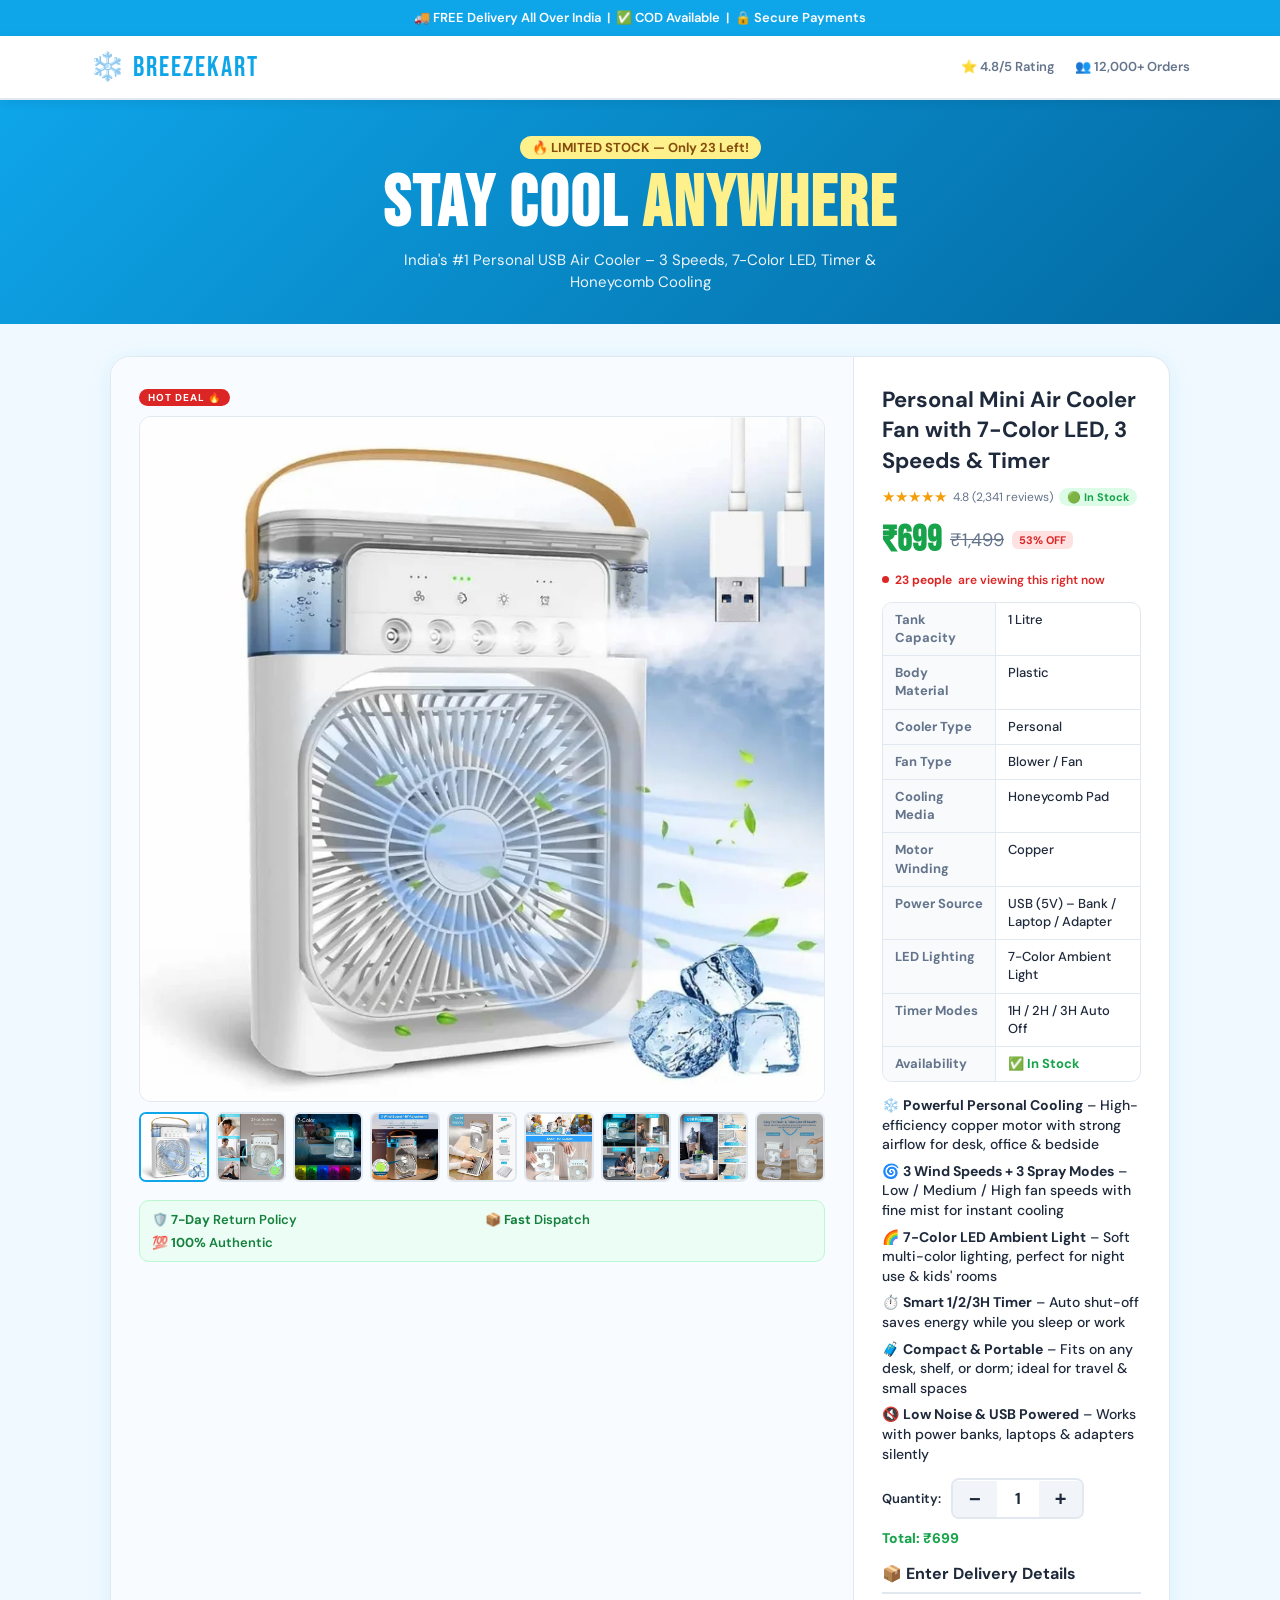
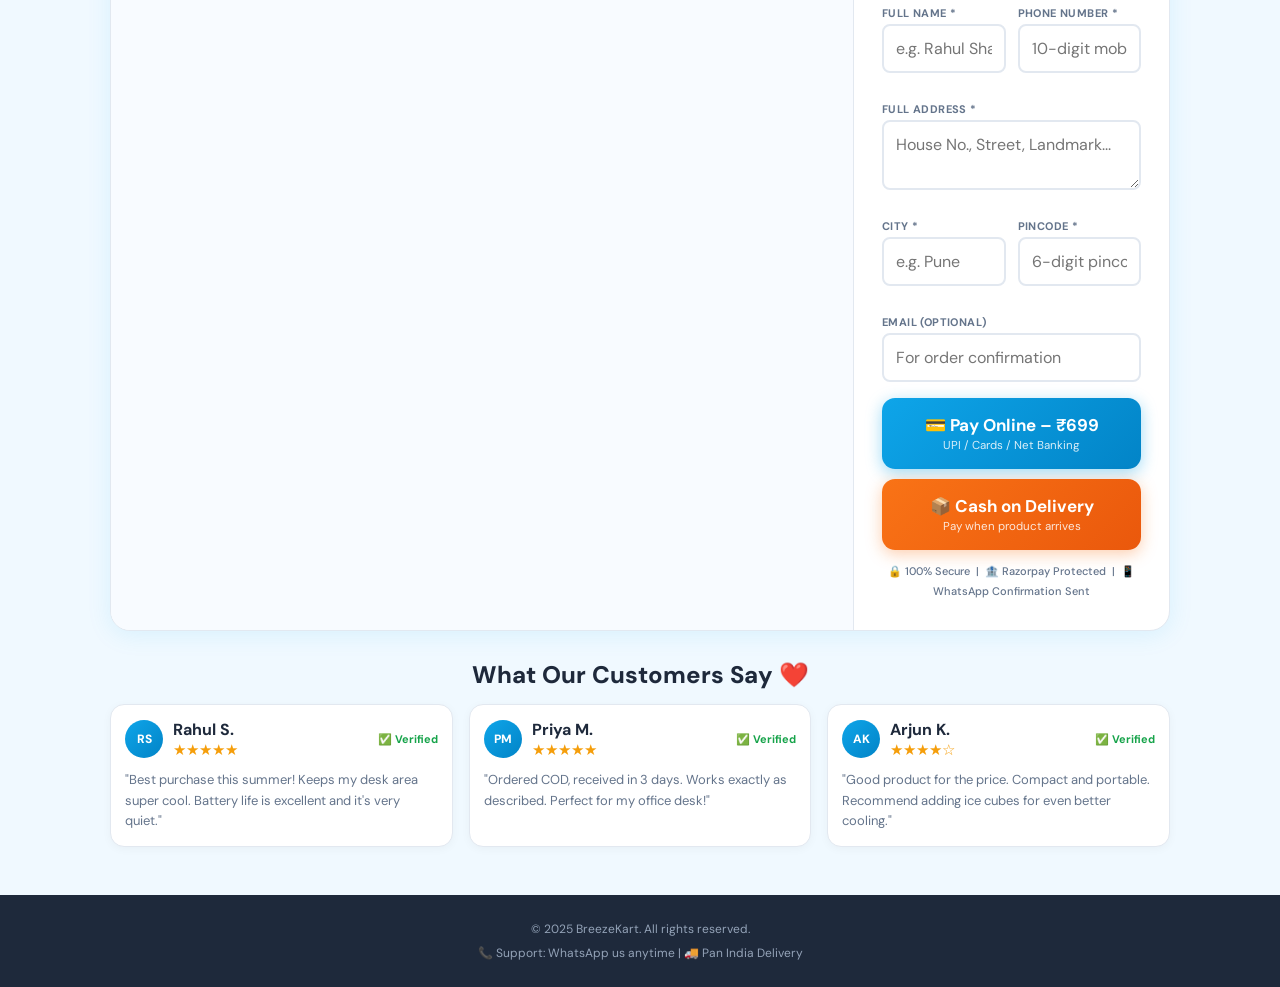
<file: index.html>
<!DOCTYPE html>
<html lang="en">
<head>
  <meta charset="UTF-8">
  <meta name="viewport" content="width=device-width, initial-scale=1.0">
  <title>BreezeKart – Personal Mini Air Cooler with LED & Timer</title>
  <link rel="preconnect" href="https://fonts.googleapis.com">
  <link href="https://fonts.googleapis.com/css2?family=Bebas+Neue&family=DM+Sans:wght@400;500;600;700&display=swap" rel="stylesheet">
  <script src="https://checkout.razorpay.com/v1/checkout.js"></script>
  <link rel="stylesheet" href="style.css">
</head>
<body>

<!-- TOP BAR -->
<div class="topbar">🚚 FREE Delivery All Over India &nbsp;|&nbsp; ✅ COD Available &nbsp;|&nbsp; 🔒 Secure Payments</div>

<!-- HEADER -->
<header>
  <div class="header-inner">
    <div class="logo">❄️ BreezeKart</div>
    <div class="trust-badges">
      <span>⭐ 4.8/5 Rating</span>
      <span>👥 12,000+ Orders</span>
    </div>
  </div>
</header>

<!-- HERO SECTION -->
<section class="hero">
  <div class="hero-label">🔥 LIMITED STOCK — Only 23 Left!</div>
  <h1>Stay Cool <span>Anywhere</span></h1>
  <p class="hero-sub">India's #1 Personal USB Air Cooler – 3 Speeds, 7-Color LED, Timer & Honeycomb Cooling</p>
</section>

<!-- MAIN CONTENT -->
<div class="container">
  <div class="product-card">

    <!-- LEFT: IMAGE & GALLERY -->
    <div class="product-left">
      <div class="badge-hot">HOT DEAL 🔥</div>
      <div class="main-img-wrap">
        <img id="mainImg" src="main.webp" alt="Mini Air Cooler – Main" class="main-img">
      </div>
      <div class="thumbnails">
        <img src="main.webp" onclick="switchImg(this)" class="thumb active" alt="Main Product">
        <img src="img5.webp" onclick="switchImg(this)" class="thumb" alt="3 Fan Speeds">
        <img src="img6.webp" onclick="switchImg(this)" class="thumb" alt="7-Color LED">
        <img src="img7.webp" onclick="switchImg(this)" class="thumb" alt="3 Wind Speeds 60° Adjustment">
        <img src="img1.webp" onclick="switchImg(this)" class="thumb" alt="Power Supply Options">
        <img src="img4.webp" onclick="switchImg(this)" class="thumb" alt="Easy to Clean">
        <img src="img8.webp" onclick="switchImg(this)" class="thumb" alt="Use Anywhere">
        <img src="img3.webp" onclick="switchImg(this)" class="thumb" alt="USB Powered">
        <img src="img2.webp" onclick="switchImg(this)" class="thumb" alt="Clean & Maintain">
      </div>
      <div class="guarantee-box">
        <div class="guarantee-item">🛡️ <strong>7-Day</strong> Return Policy</div>
        <div class="guarantee-item">📦 <strong>Fast</strong> Dispatch</div>
        <div class="guarantee-item">💯 <strong>100%</strong> Authentic</div>
      </div>
    </div>

    <!-- RIGHT: PRODUCT INFO + FORM -->
    <div class="product-right">
      <h2 class="product-title">Personal Mini Air Cooler Fan with 7-Color LED, 3 Speeds & Timer</h2>

      <div class="rating-row">
        <span class="stars">★★★★★</span>
        <span class="rating-count">4.8 (2,341 reviews)</span>
        <span class="stock-badge">🟢 In Stock</span>
      </div>

      <div class="price-block">
        <span class="price-current">₹699</span>
        <span class="price-old">₹1,499</span>
        <span class="price-off">53% OFF</span>
      </div>

      <div class="urgency">
        <span class="dot"></span> <strong>23 people</strong> are viewing this right now
      </div>

      <!-- SPECS TABLE -->
      <div class="specs-table">
        <div class="spec-row"><span class="spec-key">Tank Capacity</span><span class="spec-val">1 Litre</span></div>
        <div class="spec-row"><span class="spec-key">Body Material</span><span class="spec-val">Plastic</span></div>
        <div class="spec-row"><span class="spec-key">Cooler Type</span><span class="spec-val">Personal</span></div>
        <div class="spec-row"><span class="spec-key">Fan Type</span><span class="spec-val">Blower / Fan</span></div>
        <div class="spec-row"><span class="spec-key">Cooling Media</span><span class="spec-val">Honeycomb Pad</span></div>
        <div class="spec-row"><span class="spec-key">Motor Winding</span><span class="spec-val">Copper</span></div>
        <div class="spec-row"><span class="spec-key">Power Source</span><span class="spec-val">USB (5V) – Bank / Laptop / Adapter</span></div>
        <div class="spec-row"><span class="spec-key">LED Lighting</span><span class="spec-val">7-Color Ambient Light</span></div>
        <div class="spec-row"><span class="spec-key">Timer Modes</span><span class="spec-val">1H / 2H / 3H Auto Off</span></div>
        <div class="spec-row"><span class="spec-key">Availability</span><span class="spec-val" style="color:#16a34a;font-weight:700;">✅ In Stock</span></div>
      </div>

      <ul class="features">
        <li>❄️ <strong>Powerful Personal Cooling</strong> – High-efficiency copper motor with strong airflow for desk, office &amp; bedside</li>
        <li>🌀 <strong>3 Wind Speeds + 3 Spray Modes</strong> – Low / Medium / High fan speeds with fine mist for instant cooling</li>
        <li>🌈 <strong>7-Color LED Ambient Light</strong> – Soft multi-color lighting, perfect for night use &amp; kids' rooms</li>
        <li>⏱️ <strong>Smart 1/2/3H Timer</strong> – Auto shut-off saves energy while you sleep or work</li>
        <li>🧳 <strong>Compact &amp; Portable</strong> – Fits on any desk, shelf, or dorm; ideal for travel &amp; small spaces</li>
        <li>🔇 <strong>Low Noise &amp; USB Powered</strong> – Works with power banks, laptops &amp; adapters silently</li>
      </ul>

      <div class="qty-row">
        <label>Quantity:</label>
        <div class="qty-control">
          <button type="button" onclick="changeQty(-1)">−</button>
          <span id="qtyDisplay">1</span>
          <button type="button" onclick="changeQty(1)">+</button>
        </div>
        <span id="totalPrice" class="total-price">Total: ₹699</span>
      </div>

      <div class="form-section">
        <h3>📦 Enter Delivery Details</h3>

        <div class="form-row">
          <div class="form-group">
            <label for="name">Full Name *</label>
            <input type="text" id="name" placeholder="e.g. Rahul Sharma" autocomplete="name">
            <span class="err" id="err-name"></span>
          </div>
          <div class="form-group">
            <label for="phone">Phone Number *</label>
            <input type="tel" id="phone" placeholder="10-digit mobile number" maxlength="10" autocomplete="tel">
            <span class="err" id="err-phone"></span>
          </div>
        </div>

        <div class="form-group">
          <label for="address">Full Address *</label>
          <textarea id="address" placeholder="House No., Street, Landmark..." rows="2" autocomplete="street-address"></textarea>
          <span class="err" id="err-address"></span>
        </div>

        <div class="form-row">
          <div class="form-group">
            <label for="city">City *</label>
            <input type="text" id="city" placeholder="e.g. Pune" autocomplete="address-level2">
            <span class="err" id="err-city"></span>
          </div>
          <div class="form-group">
            <label for="pincode">Pincode *</label>
            <input type="text" id="pincode" placeholder="6-digit pincode" maxlength="6" autocomplete="postal-code">
            <span class="err" id="err-pincode"></span>
          </div>
        </div>

        <div class="form-group">
          <label for="email">Email (Optional)</label>
          <input type="email" id="email" placeholder="For order confirmation" autocomplete="email">
        </div>
      </div>

      <div class="cta-buttons">
        <button class="btn-pay" onclick="payOnline()">
          <span>💳 Pay Online – ₹699</span>
          <small>UPI / Cards / Net Banking</small>
        </button>
        <button class="btn-cod" onclick="cashOnDelivery()">
          <span>📦 Cash on Delivery</span>
          <small>Pay when product arrives</small>
        </button>
      </div>

      <div class="security-row">
        🔒 100% Secure &nbsp;|&nbsp; 🏦 Razorpay Protected &nbsp;|&nbsp; 📱 WhatsApp Confirmation Sent
      </div>
    </div>

  </div>

  <!-- REVIEWS -->
  <div class="reviews-section">
    <h2 class="section-title">What Our Customers Say ❤️</h2>
    <div class="reviews-grid">
      <div class="review-card">
        <div class="reviewer-top">
          <span class="avatar">RS</span>
          <div>
            <strong>Rahul S.</strong>
            <div class="stars">★★★★★</div>
          </div>
          <span class="verified">✅ Verified</span>
        </div>
        <p>"Best purchase this summer! Keeps my desk area super cool. Battery life is excellent and it's very quiet."</p>
      </div>
      <div class="review-card">
        <div class="reviewer-top">
          <span class="avatar">PM</span>
          <div>
            <strong>Priya M.</strong>
            <div class="stars">★★★★★</div>
          </div>
          <span class="verified">✅ Verified</span>
        </div>
        <p>"Ordered COD, received in 3 days. Works exactly as described. Perfect for my office desk!"</p>
      </div>
      <div class="review-card">
        <div class="reviewer-top">
          <span class="avatar">AK</span>
          <div>
            <strong>Arjun K.</strong>
            <div class="stars">★★★★☆</div>
          </div>
          <span class="verified">✅ Verified</span>
        </div>
        <p>"Good product for the price. Compact and portable. Recommend adding ice cubes for even better cooling."</p>
      </div>
    </div>
  </div>

</div>

<!-- FOOTER -->
<footer>
  <p>© 2025 BreezeKart. All rights reserved.</p>
  <p>📞 Support: WhatsApp us anytime | 🚚 Pan India Delivery</p>
</footer>

<!-- ORDER MODAL -->
<div id="successModal" class="modal-overlay" style="display:none">
  <div class="modal-box">
    <div class="modal-icon">🎉</div>
    <h2>Order Placed!</h2>
    <p id="modalMsg">Your order has been received. Check your WhatsApp for confirmation!</p>
    <button onclick="closeModal()">Continue Shopping</button>
  </div>
</div>

<!-- STICKY MOBILE BUY BAR -->
<div class="mobile-sticky-bar" id="mobileStickyBar">
  <button class="sticky-cod" onclick="document.querySelector('.cta-buttons').scrollIntoView({behavior:'smooth'});setTimeout(cashOnDelivery,600)">📦 COD</button>
  <button class="sticky-pay" onclick="document.querySelector('.cta-buttons').scrollIntoView({behavior:'smooth'});setTimeout(payOnline,600)">💳 Pay Online ₹699</button>
</div>

<script src="script.js"></script>
</body>
</html>
</file>
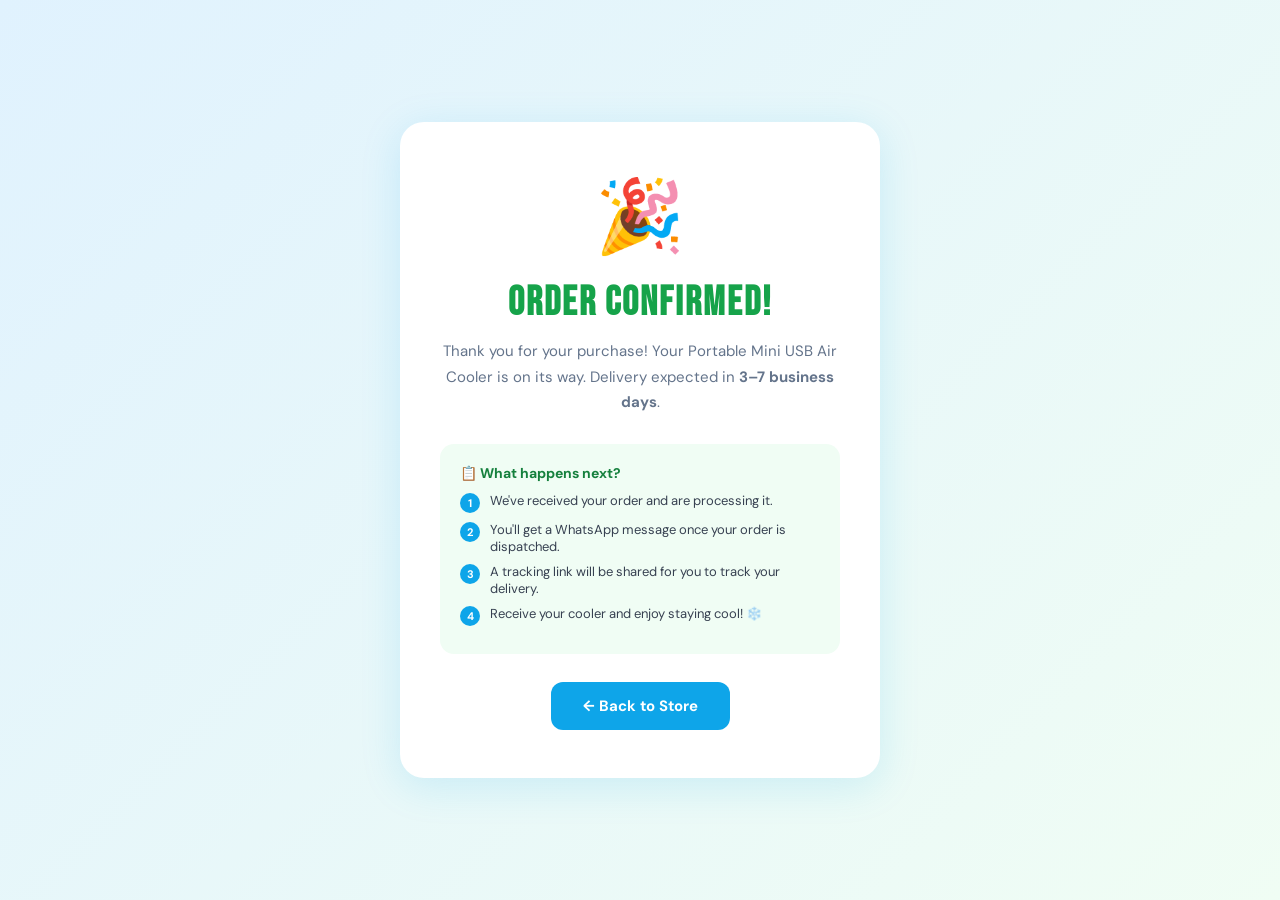
<file: success.html>
<!DOCTYPE html>
<html lang="en">
<head>
  <meta charset="UTF-8">
  <meta name="viewport" content="width=device-width, initial-scale=1.0">
  <title>Order Confirmed – BreezeKart</title>
  <link rel="preconnect" href="https://fonts.googleapis.com">
  <link href="https://fonts.googleapis.com/css2?family=Bebas+Neue&family=DM+Sans:wght@400;600;700&display=swap" rel="stylesheet">
  <style>
    *, *::before, *::after { box-sizing: border-box; margin: 0; padding: 0; }
    body {
      font-family: 'DM Sans', sans-serif;
      background: linear-gradient(135deg, #e0f2fe 0%, #f0fdf4 100%);
      min-height: 100vh;
      display: flex;
      flex-direction: column;
      align-items: center;
      justify-content: center;
      padding: 24px;
    }
    .card {
      background: white;
      border-radius: 24px;
      padding: 48px 40px;
      max-width: 480px;
      width: 100%;
      text-align: center;
      box-shadow: 0 8px 40px rgba(14,165,233,0.15);
    }
    .icon { font-size: 72px; margin-bottom: 16px; }
    h1 {
      font-family: 'Bebas Neue', sans-serif;
      font-size: 40px;
      letter-spacing: 2px;
      color: #16a34a;
      margin-bottom: 12px;
    }
    p {
      font-size: 15px;
      color: #64748b;
      line-height: 1.7;
      margin-bottom: 28px;
    }
    .steps {
      background: #f0fdf4;
      border-radius: 14px;
      padding: 20px;
      margin-bottom: 28px;
      text-align: left;
    }
    .steps h3 { font-size: 14px; color: #15803d; font-weight: 700; margin-bottom: 10px; }
    .step {
      display: flex;
      align-items: flex-start;
      gap: 10px;
      font-size: 13px;
      color: #374151;
      margin-bottom: 8px;
    }
    .step-num {
      background: #0ea5e9;
      color: white;
      width: 20px;
      height: 20px;
      border-radius: 50%;
      display: flex;
      align-items: center;
      justify-content: center;
      font-size: 11px;
      font-weight: 700;
      flex-shrink: 0;
      margin-top: 1px;
    }
    a {
      display: inline-block;
      background: #0ea5e9;
      color: white;
      text-decoration: none;
      padding: 14px 32px;
      border-radius: 12px;
      font-weight: 700;
      font-size: 15px;
      transition: background 0.2s;
    }
    a:hover { background: #0284c7; }
  </style>
</head>
<body>
  <div class="card">
    <div class="icon">🎉</div>
    <h1>Order Confirmed!</h1>
    <p>Thank you for your purchase! Your Portable Mini USB Air Cooler is on its way. Delivery expected in <strong>3–7 business days</strong>.</p>
    <div class="steps">
      <h3>📋 What happens next?</h3>
      <div class="step"><span class="step-num">1</span><span>We've received your order and are processing it.</span></div>
      <div class="step"><span class="step-num">2</span><span>You'll get a WhatsApp message once your order is dispatched.</span></div>
      <div class="step"><span class="step-num">3</span><span>A tracking link will be shared for you to track your delivery.</span></div>
      <div class="step"><span class="step-num">4</span><span>Receive your cooler and enjoy staying cool! ❄️</span></div>
    </div>
    <a href="index.html">← Back to Store</a>
  </div>
</body>
</html>
</file>
<file: style.css>
/* ============================================
   BREEZEKART – MOBILE FIRST CSS
   ============================================ */

*, *::before, *::after { box-sizing: border-box; margin: 0; padding: 0; }

:root {
  --blue: #0ea5e9;
  --blue-dark: #0284c7;
  --orange: #f97316;
  --orange-dark: #ea580c;
  --green: #16a34a;
  --red: #dc2626;
  --text: #1e293b;
  --muted: #64748b;
  --border: #e2e8f0;
  --bg: #f0f9ff;
  --white: #ffffff;
  --shadow: 0 4px 24px rgba(14,165,233,0.10);
}

html { font-size: 15px; -webkit-text-size-adjust: 100%; }

body {
  font-family: 'DM Sans', sans-serif;
  background: var(--bg);
  color: var(--text);
  min-height: 100vh;
  overflow-x: hidden;
  width: 100%;
  max-width: 100vw;
  padding-bottom: 64px;
}

/* TOPBAR */
.topbar {
  background: var(--blue);
  color: white;
  text-align: center;
  font-size: 11.5px;
  font-weight: 600;
  padding: 7px 12px;
  line-height: 1.5;
}

/* HEADER */
header {
  background: var(--white);
  border-bottom: 2px solid var(--border);
  padding: 11px 16px;
  position: sticky;
  top: 0;
  z-index: 100;
  box-shadow: 0 2px 10px rgba(0,0,0,0.07);
}
.header-inner {
  display: flex;
  justify-content: space-between;
  align-items: center;
  max-width: 1100px;
  margin: auto;
}
.logo { font-family: 'Bebas Neue', sans-serif; font-size: 24px; letter-spacing: 2px; color: var(--blue); }
.trust-badges { display: none; }

/* HERO */
.hero {
  background: linear-gradient(135deg, #0ea5e9 0%, #0369a1 100%);
  color: white;
  text-align: center;
  padding: 22px 16px 18px;
}
.hero-label {
  display: inline-block;
  background: #fef08a;
  color: #854d0e;
  font-size: 11.5px;
  font-weight: 700;
  padding: 3px 12px;
  border-radius: 20px;
  margin-bottom: 10px;
}
.hero h1 { font-family: 'Bebas Neue', sans-serif; font-size: 36px; letter-spacing: 2px; line-height: 1; margin-bottom: 8px; }
.hero h1 span { color: #fef08a; }
.hero-sub { font-size: 12.5px; opacity: 0.92; line-height: 1.5; }

/* CONTAINER */
.container { width: 100%; max-width: 1100px; margin: auto; padding: 14px 12px 40px; }

/* PRODUCT CARD */
.product-card {
  background: var(--white);
  border-radius: 16px;
  box-shadow: var(--shadow);
  overflow: hidden;
  border: 1px solid var(--border);
  display: flex;
  flex-direction: column;
}

/* LEFT */
.product-left { padding: 14px; background: #f8fbff; border-bottom: 1px solid var(--border); }
.badge-hot {
  display: inline-block;
  background: var(--red);
  color: white;
  font-size: 10px;
  font-weight: 700;
  padding: 2px 9px;
  border-radius: 20px;
  margin-bottom: 10px;
  letter-spacing: 1px;
}
.main-img-wrap {
  width: 100%;
  aspect-ratio: 1 / 1;
  border-radius: 12px;
  overflow: hidden;
  background: white;
  border: 1px solid var(--border);
  margin-bottom: 10px;
}
.main-img { width: 100%; height: 100%; object-fit: cover; object-position: center; display: block; transition: transform 0.3s; }
.main-img:hover { transform: scale(1.03); }

.thumbnails {
  display: flex;
  gap: 7px;
  overflow-x: auto;
  padding-bottom: 6px;
  scrollbar-width: thin;
  scrollbar-color: var(--blue) #e2e8f0;
  margin-bottom: 12px;
}
.thumbnails::-webkit-scrollbar { height: 3px; }
.thumbnails::-webkit-scrollbar-track { background: #e2e8f0; border-radius: 4px; }
.thumbnails::-webkit-scrollbar-thumb { background: var(--blue); border-radius: 4px; }
.thumb { width: 54px; height: 54px; object-fit: cover; border-radius: 7px; border: 2px solid var(--border); cursor: pointer; flex-shrink: 0; transition: border-color 0.2s; }
.thumb.active, .thumb:hover { border-color: var(--blue); }

.guarantee-box { display: flex; gap: 6px; flex-wrap: wrap; background: #ecfdf5; border: 1px solid #bbf7d0; border-radius: 10px; padding: 10px 12px; }
.guarantee-item { font-size: 12px; font-weight: 600; color: #15803d; flex: 1 1 45%; }

/* RIGHT */
.product-right { padding: 16px; }
.product-title { font-size: 16px; font-weight: 700; line-height: 1.4; margin-bottom: 10px; }

.rating-row { display: flex; align-items: center; flex-wrap: wrap; gap: 6px; margin-bottom: 12px; }
.stars { color: #f59e0b; font-size: 15px; }
.rating-count { font-size: 12px; color: var(--muted); }
.stock-badge { font-size: 11px; font-weight: 700; color: var(--green); background: #dcfce7; padding: 2px 8px; border-radius: 20px; }

.price-block { display: flex; align-items: center; gap: 8px; flex-wrap: wrap; margin-bottom: 10px; }
.price-current { font-size: 30px; font-weight: 800; color: var(--green); font-family: 'Bebas Neue', sans-serif; letter-spacing: 1px; }
.price-old { font-size: 15px; color: var(--muted); text-decoration: line-through; }
.price-off { background: #fee2e2; color: var(--red); font-size: 11px; font-weight: 700; padding: 2px 7px; border-radius: 6px; }

.urgency { display: flex; align-items: center; gap: 6px; font-size: 12px; color: var(--red); font-weight: 600; margin-bottom: 14px; }
.dot { width: 7px; height: 7px; background: var(--red); border-radius: 50%; flex-shrink: 0; animation: pulse 1.2s infinite; }
@keyframes pulse { 0%, 100% { opacity: 1; transform: scale(1); } 50% { opacity: 0.4; transform: scale(1.5); } }

/* SPECS */
.specs-table { border: 1.5px solid var(--border); border-radius: 10px; overflow: hidden; margin-bottom: 14px; font-size: 12px; }
.spec-row { display: flex; border-bottom: 1px solid var(--border); }
.spec-row:last-child { border-bottom: none; }
.spec-key { background: #f8fafc; padding: 7px 10px; font-weight: 700; color: var(--muted); width: 44%; flex-shrink: 0; border-right: 1px solid var(--border); line-height: 1.4; }
.spec-val { padding: 7px 10px; color: var(--text); font-weight: 500; font-size: 12px; line-height: 1.4; }

/* FEATURES */
.features { list-style: none; margin-bottom: 14px; display: flex; flex-direction: column; gap: 7px; }
.features li { font-size: 13px; color: var(--text); font-weight: 500; line-height: 1.4; }

/* QUANTITY */
.qty-row { display: flex; align-items: center; gap: 10px; margin-bottom: 16px; flex-wrap: wrap; }
.qty-row label { font-size: 13px; font-weight: 600; }
.qty-control { display: flex; align-items: center; border: 2px solid var(--border); border-radius: 8px; overflow: hidden; }
.qty-control button { background: #f1f5f9; border: none; padding: 8px 16px; font-size: 20px; font-weight: 700; cursor: pointer; color: var(--text); line-height: 1; }
.qty-control span { padding: 8px 16px; font-weight: 700; font-size: 16px; min-width: 42px; text-align: center; }
.total-price { font-size: 14px; font-weight: 800; color: var(--green); }

/* FORM */
.form-section h3 { font-size: 14px; font-weight: 700; margin-bottom: 12px; color: var(--text); border-bottom: 2px solid var(--border); padding-bottom: 8px; }
.form-row { display: grid; grid-template-columns: 1fr; }
.form-group { display: flex; flex-direction: column; gap: 4px; margin-bottom: 10px; }
.form-group label { font-size: 11px; font-weight: 700; color: var(--muted); text-transform: uppercase; letter-spacing: 0.4px; }
.form-group input, .form-group textarea {
  padding: 12px;
  border: 2px solid var(--border);
  border-radius: 8px;
  font-size: 16px;
  font-family: inherit;
  color: var(--text);
  background: white;
  width: 100%;
  transition: border-color 0.2s, box-shadow 0.2s;
  resize: vertical;
}
.form-group input:focus, .form-group textarea:focus { outline: none; border-color: var(--blue); box-shadow: 0 0 0 3px rgba(14,165,233,0.12); }
.form-group input.error { border-color: var(--red); }
.err { font-size: 11px; color: var(--red); font-weight: 600; min-height: 15px; }

/* BUTTONS */
.cta-buttons { display: flex; flex-direction: column; gap: 10px; margin: 16px 0 12px; }
.btn-pay, .btn-cod {
  border: none; border-radius: 13px; cursor: pointer;
  display: flex; flex-direction: column; align-items: center;
  padding: 16px 12px; font-family: inherit;
  transition: transform 0.15s, box-shadow 0.15s; width: 100%;
}
.btn-pay { background: linear-gradient(135deg, var(--blue) 0%, var(--blue-dark) 100%); color: white; box-shadow: 0 4px 16px rgba(14,165,233,0.4); }
.btn-cod { background: linear-gradient(135deg, var(--orange) 0%, var(--orange-dark) 100%); color: white; box-shadow: 0 4px 16px rgba(249,115,22,0.35); }
.btn-pay span, .btn-cod span { font-size: 17px; font-weight: 700; }
.btn-pay small, .btn-cod small { font-size: 11.5px; opacity: 0.85; margin-top: 2px; }
.btn-pay:active, .btn-cod:active { transform: scale(0.98); }
.security-row { text-align: center; font-size: 11px; color: var(--muted); font-weight: 500; line-height: 1.8; }

/* REVIEWS */
.reviews-section { margin-top: 28px; }
.section-title { font-size: 18px; font-weight: 800; margin-bottom: 14px; text-align: center; }
.reviews-grid { display: flex; flex-direction: column; gap: 12px; }
.review-card { background: white; border-radius: 14px; padding: 14px; border: 1px solid var(--border); box-shadow: 0 2px 10px rgba(0,0,0,0.04); }
.reviewer-top { display: flex; align-items: center; gap: 10px; margin-bottom: 10px; }
.avatar { width: 38px; height: 38px; border-radius: 50%; background: linear-gradient(135deg, var(--blue), var(--blue-dark)); color: white; font-weight: 800; font-size: 12px; display: flex; align-items: center; justify-content: center; flex-shrink: 0; }
.verified { margin-left: auto; font-size: 11px; color: var(--green); font-weight: 700; }
.review-card p { font-size: 13px; color: var(--muted); line-height: 1.6; }

/* FOOTER */
footer { background: #1e293b; color: #94a3b8; text-align: center; padding: 22px 16px; font-size: 12px; line-height: 2; }

/* MODAL */
.modal-overlay { position: fixed; inset: 0; background: rgba(0,0,0,0.55); display: flex; align-items: center; justify-content: center; z-index: 999; padding: 16px; animation: fadeIn 0.25s; }
@keyframes fadeIn { from { opacity: 0; } to { opacity: 1; } }
.modal-box { background: white; border-radius: 18px; padding: 28px 20px; max-width: 360px; width: 100%; text-align: center; box-shadow: 0 20px 60px rgba(0,0,0,0.2); animation: slideUp 0.3s; }
@keyframes slideUp { from { transform: translateY(40px); opacity: 0; } to { transform: translateY(0); opacity: 1; } }
.modal-icon { font-size: 48px; margin-bottom: 10px; }
.modal-box h2 { font-size: 22px; font-weight: 800; margin-bottom: 8px; color: var(--green); }
.modal-box p { font-size: 13px; color: var(--muted); margin-bottom: 18px; line-height: 1.6; }
.modal-box button { background: var(--blue); color: white; border: none; padding: 12px 28px; border-radius: 10px; font-size: 14px; font-weight: 700; cursor: pointer; font-family: inherit; }

/* STICKY BAR */
.mobile-sticky-bar { display: flex; position: fixed; bottom: 0; left: 0; right: 0; z-index: 200; box-shadow: 0 -4px 20px rgba(0,0,0,0.15); }
.sticky-cod { flex: 1; background: var(--orange); color: white; border: none; padding: 16px 8px; font-size: 14px; font-weight: 700; font-family: inherit; cursor: pointer; border-right: 1px solid rgba(255,255,255,0.2); }
.sticky-pay { flex: 2; background: var(--blue); color: white; border: none; padding: 16px 8px; font-size: 14px; font-weight: 700; font-family: inherit; cursor: pointer; }
.sticky-cod:active { background: var(--orange-dark); }
.sticky-pay:active { background: var(--blue-dark); }

/* ============================================
   DESKTOP (min-width: 768px)
   ============================================ */
@media (min-width: 768px) {
  html { font-size: 16px; }
  body { padding-bottom: 0; }
  .topbar { font-size: 13px; padding: 8px 16px; }
  header { padding: 14px 24px; }
  .logo { font-size: 28px; }
  .trust-badges { display: flex; gap: 20px; font-size: 13px; font-weight: 600; color: var(--muted); }
  .hero { padding: 36px 20px 30px; }
  .hero h1 { font-size: clamp(44px, 6vw, 72px); }
  .hero-sub { font-size: 15px; max-width: 500px; margin: 0 auto; }
  .hero-label { font-size: 13px; }
  .container { padding: 32px 20px 48px; }
  .product-card { display: grid; grid-template-columns: 1fr 1fr; flex-direction: unset; border-radius: 20px; }
  .product-left { border-bottom: none; border-right: 1px solid var(--border); padding: 28px; }
  .product-right { padding: 28px; }
  .thumb { width: 70px; height: 70px; }
  .guarantee-item { font-size: 13px; }
  .product-title { font-size: 22px; }
  .price-current { font-size: 36px; }
  .price-old { font-size: 18px; }
  .specs-table { font-size: 13px; }
  .spec-key, .spec-val { padding: 8px 12px; font-size: 13px; }
  .features li { font-size: 14px; }
  .form-row { grid-template-columns: 1fr 1fr; gap: 12px; }
  .form-section h3 { font-size: 16px; }
  .reviews-grid { display: grid; grid-template-columns: repeat(3, 1fr); gap: 16px; flex-direction: unset; }
  .section-title { font-size: 24px; }
  .mobile-sticky-bar { display: none; }
}
</file>
